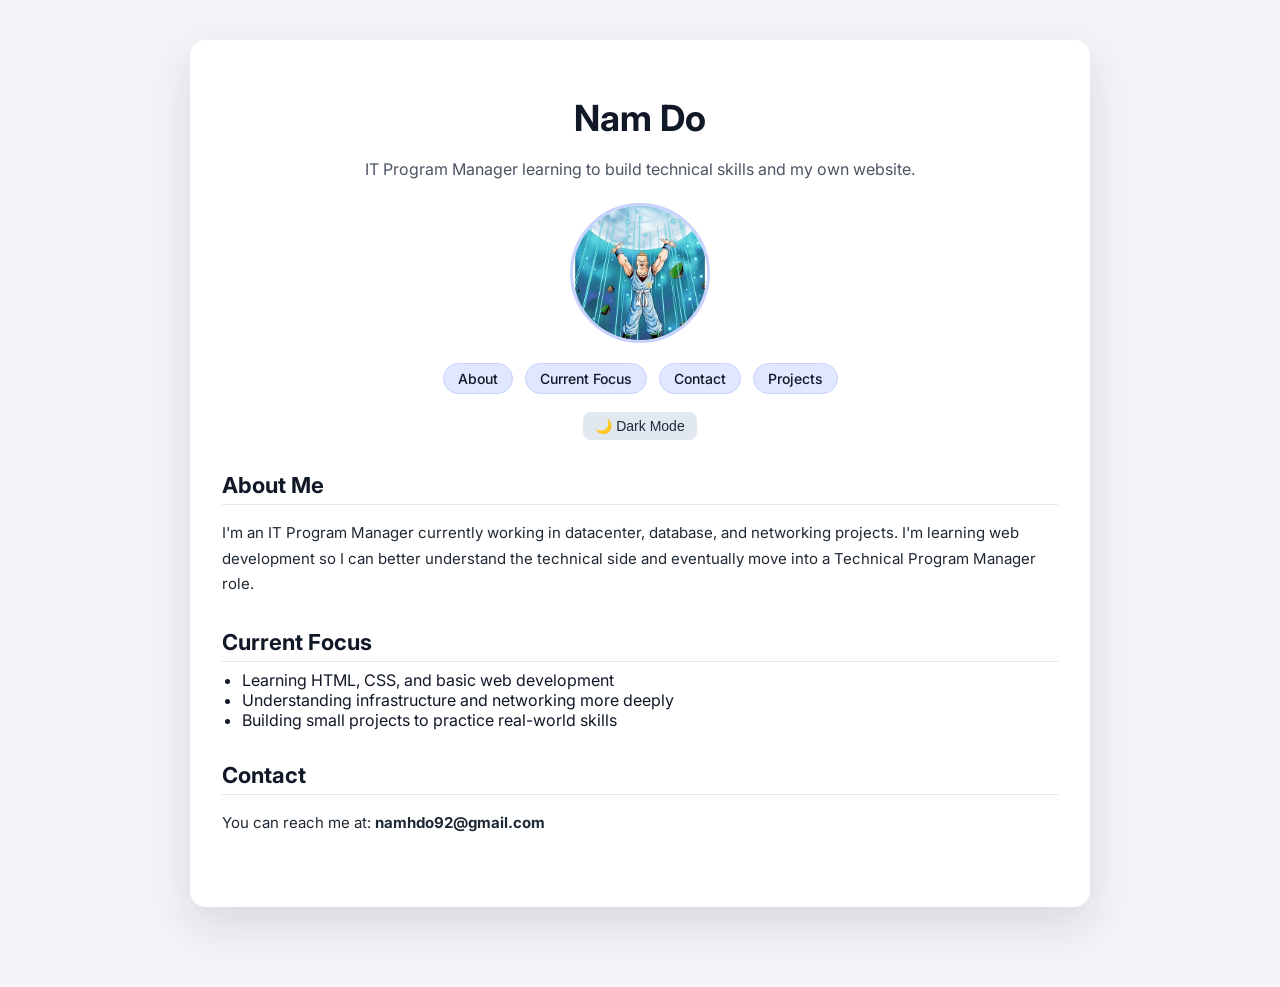
<file: index.html>
<!DOCTYPE html>
<html lang="en">
<head>
  <meta charset="UTF-8" />
  <title>Nam Do – Personal Site</title>

  <!-- Modern Inter font -->
  <link rel="preconnect" href="https://fonts.googleapis.com">
  <link rel="preconnect" href="https://fonts.gstatic.com" crossorigin>
  <link href="https://fonts.googleapis.com/css2?family=Inter:wght@400;500;600;700&display=swap" rel="stylesheet">

  <!-- Your stylesheet -->
  <link rel="stylesheet" href="styles.css" />
</head>

<body>
  <div class="page">
    <header>
      <h1>Nam Do</h1>
      <p>IT Program Manager learning to build technical skills and my own website.</p>

      <img src="profile.jpg" alt="Photo of Nam Do" class="profile-photo">

      <nav>
        <a href="#about">About</a>
        <a href="#focus">Current Focus</a>
        <a href="#contact">Contact</a>
        <a href="projects.html">Projects</a>
      </nav>

      <!-- Dark mode toggle button -->
      <button id="theme-toggle" class="theme-toggle">🌙 Dark Mode</button>
    </header>

    <main>
      <section id="about">
        <h2>About Me</h2>
        <p>
          I'm an IT Program Manager currently working in datacenter, database, and networking projects.
          I'm learning web development so I can better understand the technical side and eventually move
          into a Technical Program Manager role.
        </p>
      </section>

      <section id="focus">
        <h2>Current Focus</h2>
        <ul>
          <li>Learning HTML, CSS, and basic web development</li>
          <li>Understanding infrastructure and networking more deeply</li>
          <li>Building small projects to practice real-world skills</li>
        </ul>
      </section>

      <section id="contact">
        <h2>Contact</h2>
        <p>You can reach me at: <strong>namhdo92@gmail.com</strong></p>
      </section>
    </main>
  </div>

  <!-- Dark mode script (JS belongs in HTML, NOT in CSS) -->
  <script>
    const button = document.getElementById("theme-toggle");

    if (button) {
      // Load saved mode on page load
      if (localStorage.getItem("theme") === "dark") {
        document.body.classList.add("dark");
        button.textContent = "☀️ Light Mode";
      }

      button.addEventListener("click", () => {
        document.body.classList.toggle("dark");

        if (document.body.classList.contains("dark")) {
          button.textContent = "☀️ Light Mode";
          localStorage.setItem("theme", "dark");
        } else {
          button.textContent = "🌙 Dark Mode";
          localStorage.setItem("theme", "light");
        }
      });
    }
  </script>
</body>
</html>
</file>
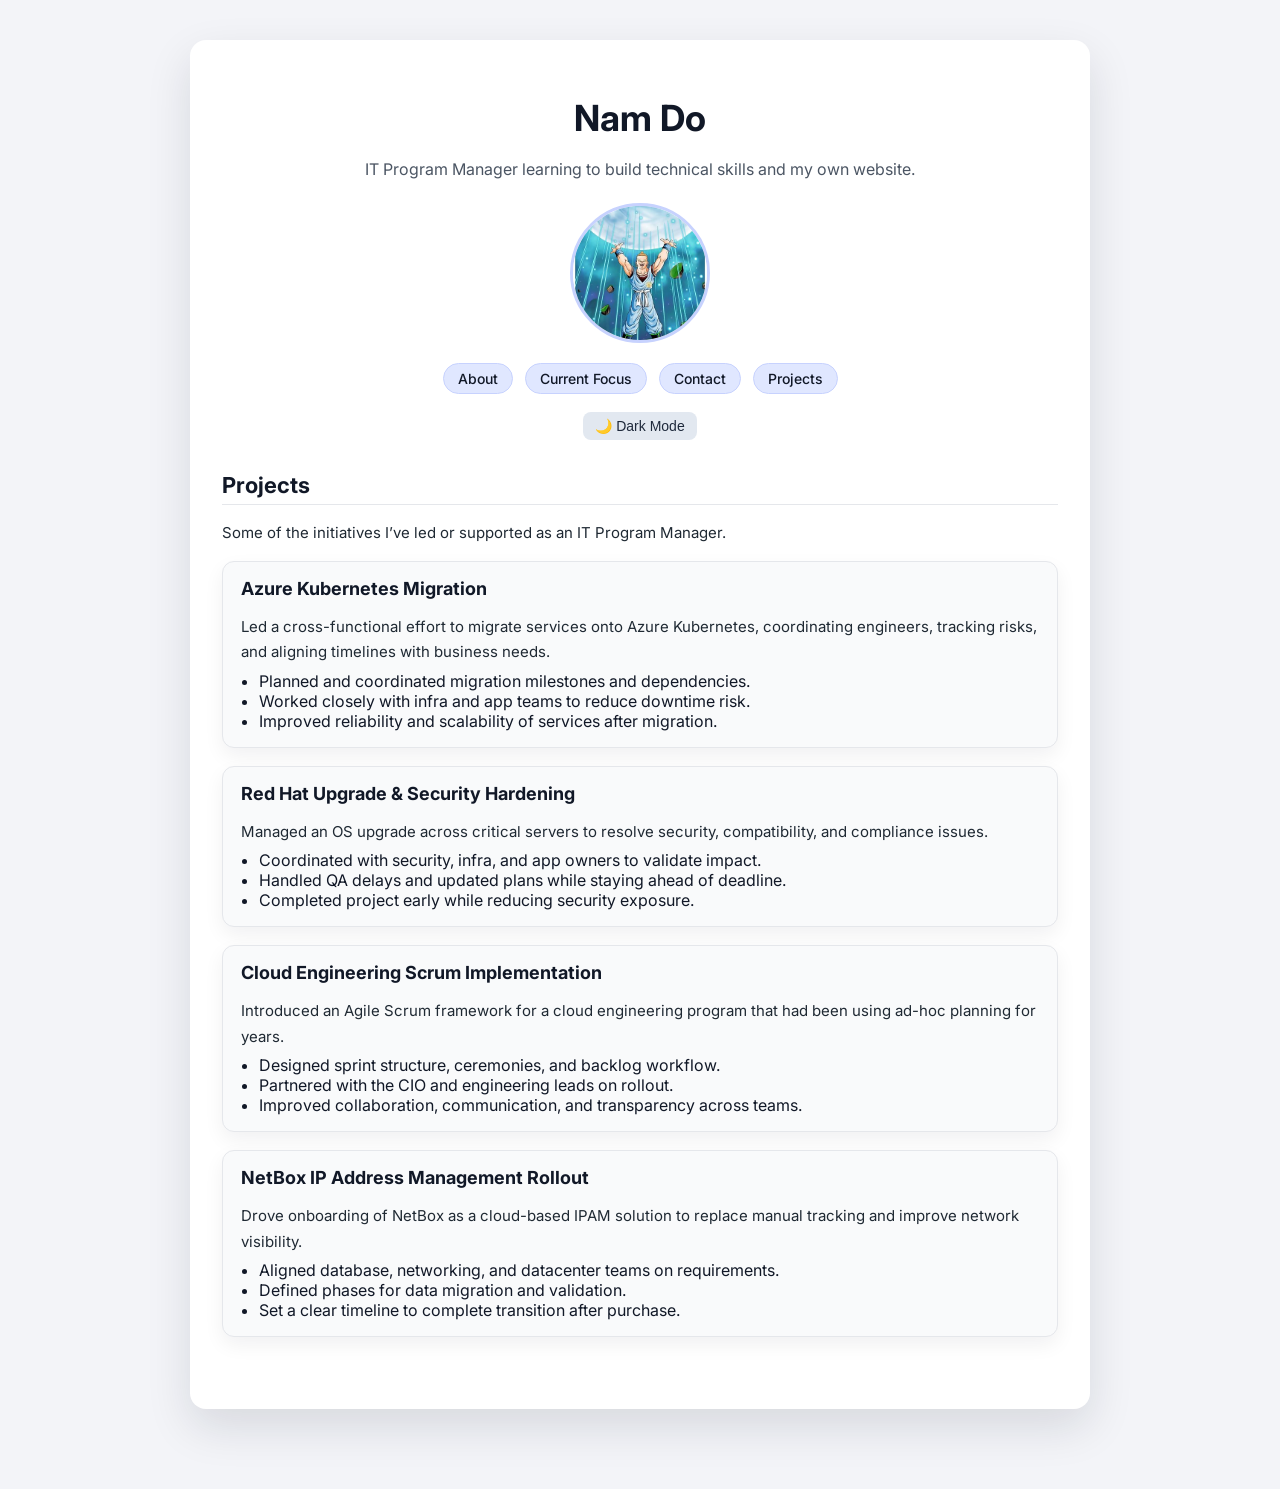
<file: projects.html>
<!DOCTYPE html>
<html lang="en">
<head>
  <meta charset="UTF-8" />
  <title>Nam Do – Projects</title>

  <!-- Modern Inter font -->
  <link rel="preconnect" href="https://fonts.googleapis.com">
  <link rel="preconnect" href="https://fonts.gstatic.com" crossorigin>
  <link href="https://fonts.googleapis.com/css2?family=Inter:wght@400;500;600;700&display=swap" rel="stylesheet">

  <!-- Your stylesheet -->
  <link rel="stylesheet" href="styles.css" />
</head>

<body>
  <div class="page">
    <header>
      <h1>Nam Do</h1>
      <p>IT Program Manager learning to build technical skills and my own website.</p>

      <img src="profile.jpg" alt="Photo of Nam Do" class="profile-photo">

      <nav>
        <a href="index.html#about">About</a>
        <a href="index.html#focus">Current Focus</a>
        <a href="index.html#contact">Contact</a>
        <a href="projects.html">Projects</a>
      </nav>

      <!-- Dark mode toggle button -->
      <button id="theme-toggle" class="theme-toggle">🌙 Dark Mode</button>
    </header>

    <main>
      <section>
        <h2>Projects</h2>
        <p>Some of the initiatives I’ve led or supported as an IT Program Manager.</p>

        <div class="project-card">
          <h3>Azure Kubernetes Migration</h3>
          <p>
            Led a cross-functional effort to migrate services onto Azure Kubernetes,
            coordinating engineers, tracking risks, and aligning timelines with business needs.
          </p>
          <ul>
            <li>Planned and coordinated migration milestones and dependencies.</li>
            <li>Worked closely with infra and app teams to reduce downtime risk.</li>
            <li>Improved reliability and scalability of services after migration.</li>
          </ul>
        </div>

        <div class="project-card">
          <h3>Red Hat Upgrade & Security Hardening</h3>
          <p>
            Managed an OS upgrade across critical servers to resolve security,
            compatibility, and compliance issues.
          </p>
          <ul>
            <li>Coordinated with security, infra, and app owners to validate impact.</li>
            <li>Handled QA delays and updated plans while staying ahead of deadline.</li>
            <li>Completed project early while reducing security exposure.</li>
          </ul>
        </div>

        <div class="project-card">
          <h3>Cloud Engineering Scrum Implementation</h3>
          <p>
            Introduced an Agile Scrum framework for a cloud engineering program that
            had been using ad-hoc planning for years.
          </p>
          <ul>
            <li>Designed sprint structure, ceremonies, and backlog workflow.</li>
            <li>Partnered with the CIO and engineering leads on rollout.</li>
            <li>Improved collaboration, communication, and transparency across teams.</li>
          </ul>
        </div>

        <div class="project-card">
          <h3>NetBox IP Address Management Rollout</h3>
          <p>
            Drove onboarding of NetBox as a cloud-based IPAM solution to replace
            manual tracking and improve network visibility.
          </p>
          <ul>
            <li>Aligned database, networking, and datacenter teams on requirements.</li>
            <li>Defined phases for data migration and validation.</li>
            <li>Set a clear timeline to complete transition after purchase.</li>
          </ul>
        </div>
      </section>
    </main>
  </div>

  <!-- Dark mode script (same as index.html) -->
  <script>
    const button = document.getElementById("theme-toggle");

    if (button) {
      // Load saved mode on page load
      if (localStorage.getItem("theme") === "dark") {
        document.body.classList.add("dark");
        button.textContent = "☀️ Light Mode";
      }

      button.addEventListener("click", () => {
        document.body.classList.toggle("dark");

        if (document.body.classList.contains("dark")) {
          button.textContent = "☀️ Light Mode";
          localStorage.setItem("theme", "dark");
        } else {
          button.textContent = "🌙 Dark Mode";
          localStorage.setItem("theme", "light");
        }
      });
    }
  </script>
</body>
</html>
</file>
<file: styles.css>
/* Global layout & typography */

* {
    box-sizing: border-box;
  }
  
  body {
    margin: 0;
    padding: 0;
    font-family: "Inter", system-ui, -apple-system, BlinkMacSystemFont, "Segoe UI", sans-serif;
    background: #f3f4f8;
    color: #111827;
  }
  
  /* White card container around the content */
  
  .page {
    max-width: 900px;
    margin: 40px auto 80px;
    padding: 32px 32px 40px;
    background: #ffffff;
    border-radius: 16px;
    box-shadow: 0 18px 45px rgba(15, 23, 42, 0.12);
  }
  
  /* Header & hero */
  
  header {
    text-align: center;
    margin-bottom: 32px;
  }
  
  h1 {
    font-size: 36px;
    margin-bottom: 8px;
  }
  
  header p {
    font-size: 16px;
    color: #4b5563;
    margin-bottom: 20px;
  }
  
  /* Profile photo */
  
  .profile-photo {
    width: 140px;
    height: 140px;
    border-radius: 50%;
    object-fit: cover;
    display: block;
    margin: 12px auto 20px;
    border: 3px solid #c7d2fe;
  }
  
  /* Navigation buttons */
  
  nav {
    display: flex;
    justify-content: center;
    gap: 12px;
    flex-wrap: wrap;
    margin-bottom: 8px;
  }
  
  nav a {
    text-decoration: none;
    padding: 6px 14px;
    border-radius: 999px;
    border: 1px solid #c7d2fe;
    background-color: #e0e7ff;
    color: #111827;
    font-size: 14px;
    font-weight: 500;
    transition: background-color 0.15s ease, transform 0.1s ease, box-shadow 0.15s ease;
  }
  
  nav a:hover {
    background-color: #c7d2fe;
    box-shadow: 0 3px 6px rgba(37, 99, 235, 0.25);
    transform: translateY(-1px);
  }
  
  /* Sections */
  
  main {
    margin-top: 24px;
  }
  
  section {
    margin-bottom: 32px;
  }
  
  h2 {
    font-size: 22px;
    margin-bottom: 8px;
    border-bottom: 1px solid #e5e7eb;
    padding-bottom: 6px;
  }
  
  p {
    font-size: 15px;
    line-height: 1.7;
    color: #1f2933;
  }
  
  ul {
    padding-left: 20px;
    margin: 8px 0 0;
  }
  
  /* Projects page cards */
  
  .project-card {
    border: 1px solid #e5e7eb;
    border-radius: 12px;
    padding: 16px 18px;
    margin-bottom: 18px;
    background-color: #f9fafb;
    box-shadow: 0 8px 20px rgba(15, 23, 42, 0.06);
  }
  
  .project-card h3 {
    margin-top: 0;
    margin-bottom: 6px;
    font-size: 18px;
  }
  
  .project-card p {
    margin-bottom: 6px;
  }
  
  .project-card ul {
    margin: 0;
    padding-left: 18px;
  }
  
  /* Small screen tweaks */
  
  @media (max-width: 640px) {
    .page {
      margin: 16px auto 40px;
      padding: 20px 16px 28px;
      border-radius: 12px;
    }
  
    h1 {
      font-size: 28px;
    }
  
    header p {
      font-size: 15px;
    }
  }
  
  /* ------------ DARK MODE ---------------- */
  
  body.dark {
    background: #0f172a;
    color: #e2e8f0;
  }
  
  .dark .page {
    background: #1e293b;
    box-shadow: 0 18px 45px rgba(0, 0, 0, 0.4);
  }
  
  .dark h1,
  .dark h2,
  .dark h3 {
    color: #f1f5f9;
  }
  
  .dark p,
  .dark li {
    color: #e2e8f0;
  }
  
  /* Make project cards darker in dark mode so text is readable */
  .dark .project-card {
    background-color: #020617;  /* very dark card */
    border-color: #1f2937;
  }
  
  /* Keep nav buttons readable in dark mode */
  
  .dark nav a {
    background-color: #334155;
    border-color: #475569;
    color: #e2e8f0;
  }
  
  .dark nav a:hover {
    background-color: #475569;
  }
  
  /* Theme toggle button */
  
  .theme-toggle {
    margin-top: 10px;
    padding: 6px 12px;
    border-radius: 8px;
    border: none;
    cursor: pointer;
    background: #e2e8f0;
    color: #1e293b;
    font-size: 14px;
  }
  
  .dark .theme-toggle {
    background: #334155;
    color: #e2e8f0;
  }
</file>
